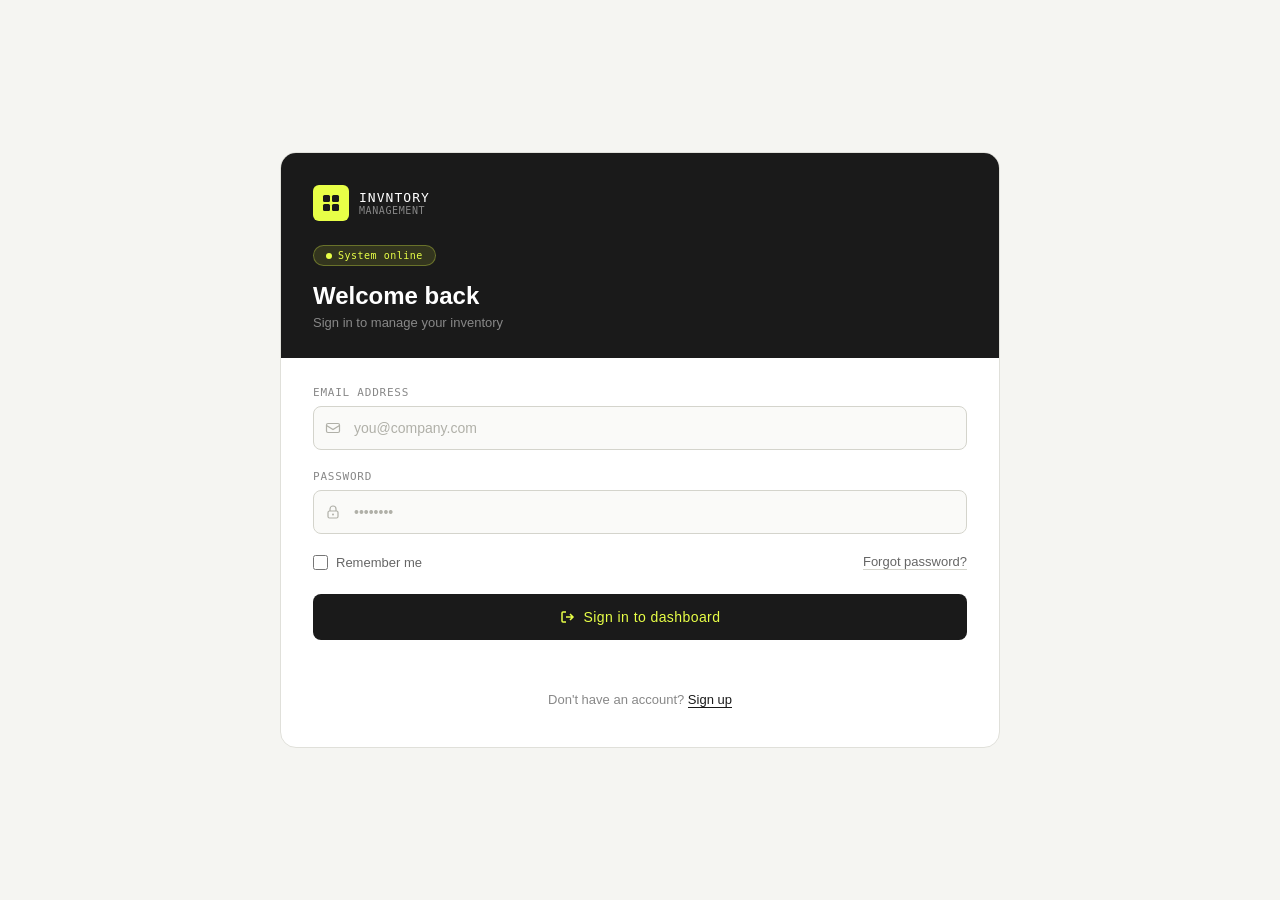
<file: templates/login.html>
<!DOCTYPE html>
<html lang="en">
<head>
    <meta charset="UTF-8">
    <meta name="viewport" content="width=device-width, initial-scale=1.0">
    <title>Invntory — Sign In</title>
    <link rel="preconnect" href="https://fonts.googleapis.com">
    <link rel="stylesheet" href="/static/login.css">
    <!-- <link href="https://fonts.googleapis.com/css2?family=Syne:wght@400;500;700&family=DM+Mono:wght@400;500&display=swap" rel="stylesheet"> -->
</head>
<body>

    <div class="card">

        <!-- Dark header -->
        <div class="card-top">
            <div class="brand">
                <div class="brand-icon">
                    <svg viewBox="0 0 20 20" fill="none" xmlns="http://www.w3.org/2000/svg">
                        <rect x="2" y="2" width="7" height="7" rx="1.5" fill="#1a1a1a"/>
                        <rect x="11" y="2" width="7" height="7" rx="1.5" fill="#1a1a1a"/>
                        <rect x="2" y="11" width="7" height="7" rx="1.5" fill="#1a1a1a"/>
                        <rect x="11" y="11" width="7" height="7" rx="1.5" fill="#1a1a1a"/>
                    </svg>
                </div>
                <div>
                    <div class="brand-name">Invntory</div>
                    <div class="brand-sub">Management</div>
                </div>
            </div>
            <div class="badge">
                <div class="badge-dot"></div>
                <span class="badge-text">System online</span>
            </div>
            <h1>Welcome back</h1>
            <p>Sign in to manage your inventory</p>
        </div>

        <!-- Form -->
        <div class="card-body">

            <form method="POST" action="/login">

                <div class="field">
                    <label for="email">Email address</label>
                    <div class="input-wrap">
                        <span class="input-icon">
                            <svg viewBox="0 0 16 16" fill="none" stroke="currentColor" stroke-width="1.2">
                                <rect x="1.5" y="3.5" width="13" height="9" rx="1.5"/>
                                <path d="M1.5 5.5l6.5 4 6.5-4"/>
                            </svg>
                        </span>
                        <input
                            id="email"
                            type="email"
                            name="email"
                            placeholder="you@company.com"
                            required
                            autocomplete="email"
                        />
                    </div>
                </div>

                <div class="field">
                    <label for="password">Password</label>
                    <div class="input-wrap">
                        <span class="input-icon">
                            <svg viewBox="0 0 16 16" fill="none" stroke="currentColor" stroke-width="1.2">
                                <rect x="3" y="7" width="10" height="7" rx="1.5"/>
                                <path d="M5 7V5a3 3 0 016 0v2"/>
                                <circle cx="8" cy="10.5" r="1" fill="currentColor" stroke="none"/>
                            </svg>
                        </span>
                        <input
                            id="password"
                            type="password"
                            name="password"
                            placeholder="••••••••"
                            required
                            autocomplete="current-password"
                        />
                    </div>
                </div>

                <div class="row">
                    <label class="remember">
                        <input type="checkbox" name="remember" />
                        <span>Remember me</span>
                    </label>
                    <a href="#" class="forgot">Forgot password?</a>
                </div>

                <button type="submit" class="btn">
                    <svg viewBox="0 0 16 16" fill="none" stroke="currentColor" stroke-width="1.5">
                        <path d="M6 3H3a1 1 0 00-1 1v8a1 1 0 001 1h3"/>
                        <path d="M10 11l3-3-3-3M13 8H6"/>
                    </svg>
                    Sign in to dashboard
                </button>

            </form>
        </div>
        <p class="signup-link">Don't have an account? <a href="/signup">Sign up</a></p>
    </div>


</body>
</html>
</file>
<file: static/login.css>
*, *::before, *::after {
            box-sizing: border-box;
            margin: 0;
            padding: 0;
        }

        body {
            font-family: 'Syne', sans-serif;
            background: #f5f5f2;
            min-height: 100vh;
            display: flex;
            align-items: center;
            justify-content: center;
            padding: 2rem 1rem;
        }

        .card {
            background: #ffffff;
            border: 0.5px solid #e0e0da;
            border-radius: 16px;
            width: 100%;
            max-width: 720px;
            overflow: hidden;
            /* box-shadow: 0 4px 24px rgba(0, 0, 0, 0.06); */
            padding-bottom: 40px;
        }

        /* ── Top dark section ── */
        .card-top {
            background: #1a1a1a;
            padding: 2rem 2rem 1.75rem;
        }

        .brand {
            display: flex;
            align-items: center;
            gap: 10px;
            margin-bottom: 1.5rem;
        }

        .brand-icon {
            width: 36px;
            height: 36px;
            background: #E8FF47;
            border-radius: 6px;
            display: flex;
            align-items: center;
            justify-content: center;
            flex-shrink: 0;
        }

        .brand-icon svg {
            width: 20px;
            height: 20px;
        }

        .brand-name {
            font-family: 'DM Mono', monospace;
            font-size: 13px;
            font-weight: 500;
            color: #ffffff;
            letter-spacing: 0.08em;
            text-transform: uppercase;
            line-height: 1.2;
        }

        .brand-sub {
            font-family: 'DM Mono', monospace;
            font-size: 10px;
            color: #888;
            letter-spacing: 0.06em;
            text-transform: uppercase;
        }

        .badge {
            display: inline-flex;
            align-items: center;
            gap: 6px;
            background: rgba(232, 255, 71, 0.12);
            border: 0.5px solid rgba(232, 255, 71, 0.3);
            border-radius: 20px;
            padding: 4px 12px;
            margin-bottom: 1rem;
        }

        .badge-dot {
            width: 6px;
            height: 6px;
            background: #E8FF47;
            border-radius: 50%;
        }

        .badge-text {
            font-family: 'DM Mono', monospace;
            font-size: 10px;
            color: #E8FF47;
            letter-spacing: 0.05em;
        }

        .card-top h1 {
            font-size: 24px;
            font-weight: 700;
            color: #ffffff;
            line-height: 1.2;
            margin-bottom: 4px;
        }

        .card-top p {
            font-size: 13px;
            color: #888;
            font-weight: 400;
        }

        /* ── Form section ── */
        .card-body {
            padding: 1.75rem 2rem 2rem;
        }

        /* Error message from Flask */
        .error-msg {
            background: #fff1f0;
            border: 0.5px solid #fca5a5;
            border-radius: 8px;
            padding: 10px 14px;
            margin-bottom: 1.25rem;
            font-size: 13px;
            color: #b91c1c;
            display: flex;
            align-items: center;
            gap: 8px;
        }

        .error-msg svg {
            width: 15px;
            height: 15px;
            flex-shrink: 0;
        }

        .field {
            margin-bottom: 1.25rem;
        }

        .field label {
            display: block;
            font-family: 'DM Mono', monospace;
            font-size: 11px;
            font-weight: 500;
            color: #888;
            letter-spacing: 0.07em;
            text-transform: uppercase;
            margin-bottom: 7px;
        }

        .input-wrap {
            position: relative;
        }

        .input-wrap input {
            width: 100%;
            height: 44px;
            padding: 0 14px 0 40px;
            border: 0.5px solid #d4d4cc;
            border-radius: 8px;
            background: #fafaf8;
            color: #1a1a1a;
            font-size: 14px;
            font-family: 'Syne', sans-serif;
            outline: none;
            transition: border-color 0.15s, box-shadow 0.15s;
        }

        .input-wrap input:focus {
            border-color: #1a1a1a;
            background: #ffffff;
            box-shadow: 0 0 0 3px rgba(26, 26, 26, 0.06);
        }

        .input-wrap input::placeholder {
            color: #b0b0a8;
        }

        .input-icon {
            position: absolute;
            left: 12px;
            top: 50%;
            transform: translateY(-50%);
            color: #b0b0a8;
            pointer-events: none;
        }

        .input-icon svg {
            width: 16px;
            height: 16px;
            display: block;
        }

        .row {
            display: flex;
            align-items: center;
            justify-content: space-between;
            margin-bottom: 1.5rem;
        }

        .remember {
            display: flex;
            align-items: center;
            gap: 8px;
            cursor: pointer;
        }

        .remember input[type="checkbox"] {
            width: 15px;
            height: 15px;
            accent-color: #1a1a1a;
            cursor: pointer;
        }

        .remember span {
            font-size: 13px;
            color: #666;
        }

        .forgot {
            font-size: 13px;
            color: #666;
            text-decoration: none;
            border-bottom: 0.5px solid #d4d4cc;
            transition: color 0.15s;
        }

        .forgot:hover {
            color: #1a1a1a;
        }

        .btn {
            width: 100%;
            height: 46px;
            background: #1a1a1a;
            color: #E8FF47;
            border: none;
            border-radius: 8px;
            font-family: 'Syne', sans-serif;
            font-size: 14px;
            font-weight: 500;
            letter-spacing: 0.03em;
            cursor: pointer;
            display: flex;
            align-items: center;
            justify-content: center;
            gap: 8px;
            transition: opacity 0.15s, transform 0.1s;
        }

        .btn:hover {
            opacity: 0.88;
        }

        .btn:active {
            transform: scale(0.99);
        }

        .btn svg {
            width: 16px;
            height: 16px;
        }

        /* ── Stats strip ── */
        .stats {
            display: grid;
            grid-template-columns: repeat(3, 1fr);
            gap: 8px;
            margin-top: 1.5rem;
            padding-top: 1.5rem;
            border-top: 0.5px solid #ebebE6;
        }

        .stat {
            text-align: center;
        }

        .stat-num {
            font-family: 'DM Mono', monospace;
            font-size: 15px;
            font-weight: 500;
            color: #1a1a1a;
        }

        .stat-label {
            font-size: 11px;
            color: #aaa;
            margin-top: 2px;
        }

        /* ── Signup link ── */
        .signup-link {
            text-align: center;
            margin-top: 1.25rem;
            font-size: 13px;
            color: #888;
        }

        .signup-link a {
            color: #1a1a1a;
            font-weight: 500;
            text-decoration: none;
            border-bottom: 0.5px solid #1a1a1a;
        }
</file>
